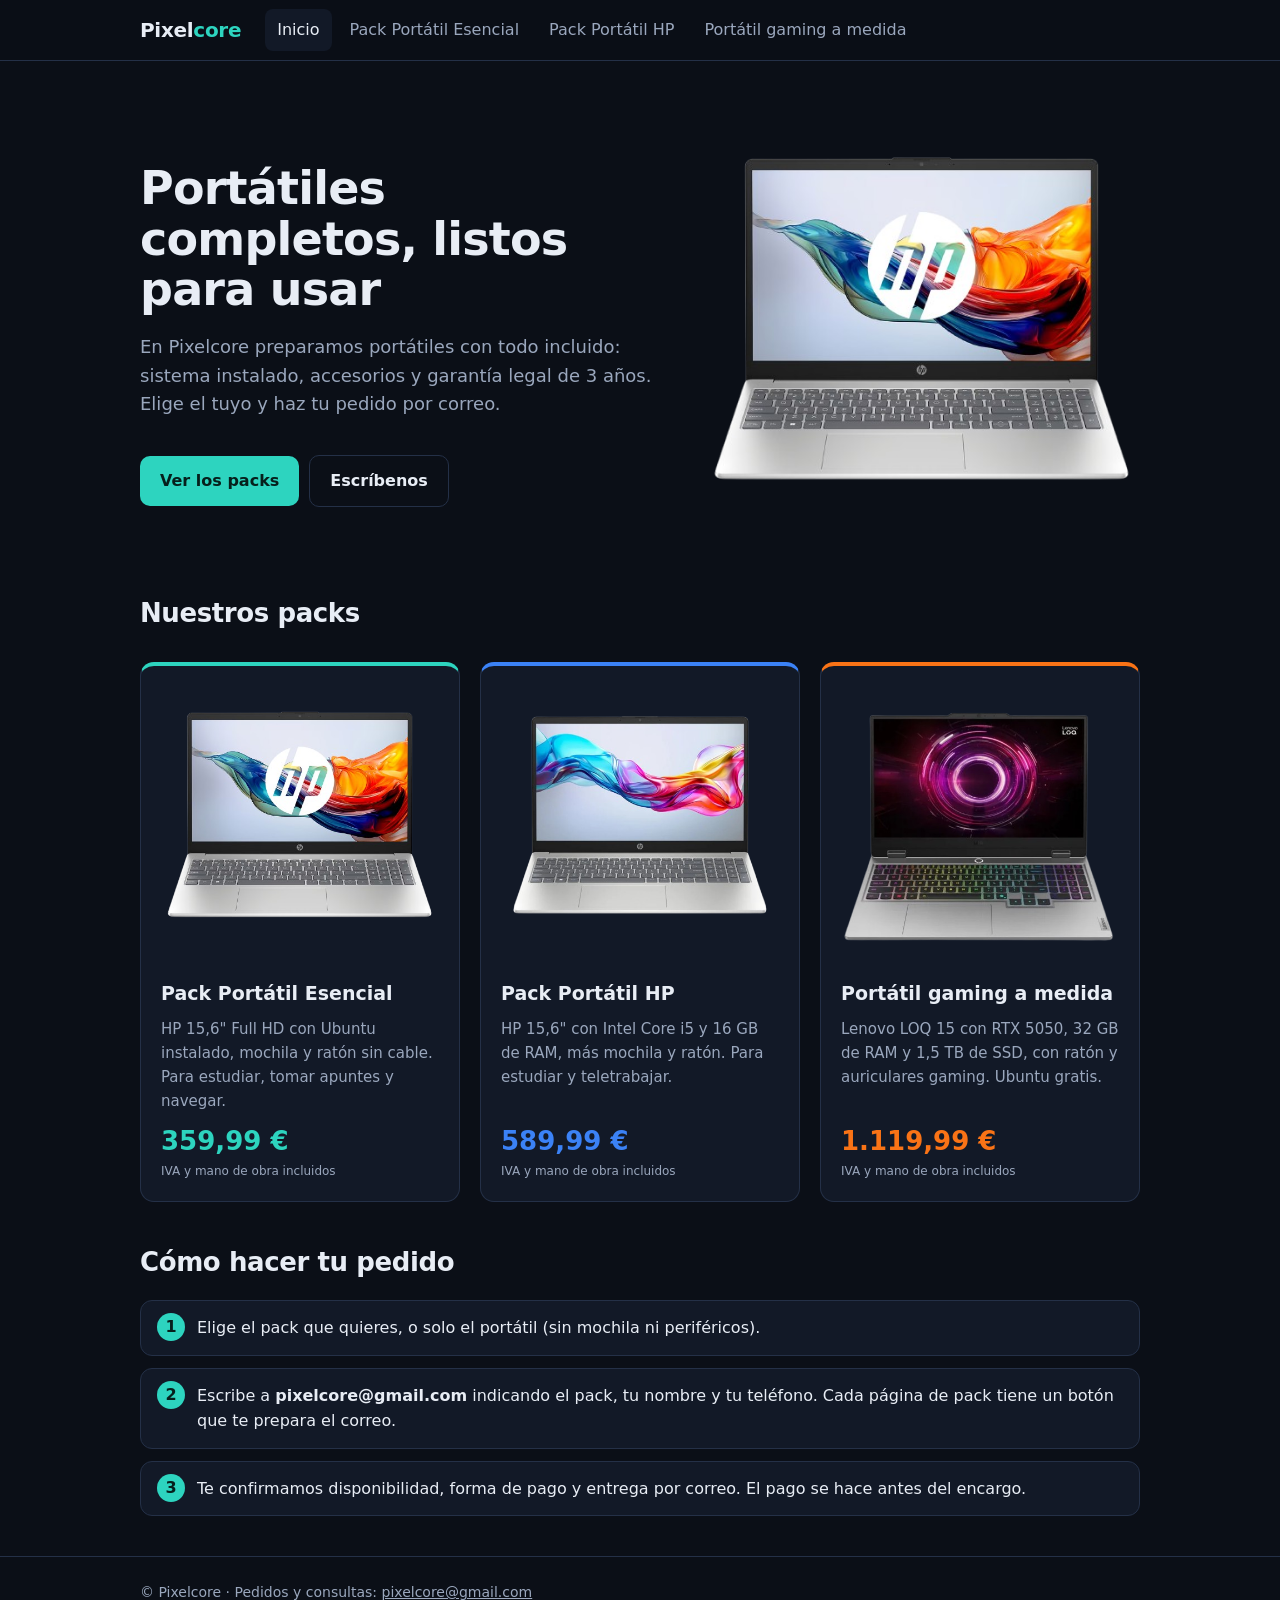
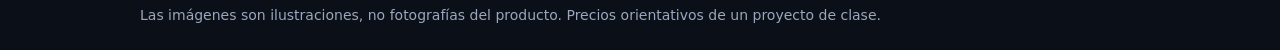
<file: index.html>
<!doctype html><html lang="es"><head><meta charset="utf-8"><meta name="viewport" content="width=device-width,initial-scale=1"><title>Inicio | Pixelcore</title><meta name="description" content="Pixelcore: portátiles y packs completos, listos para usar."><link rel="stylesheet" href="style.css"></head><body><header><div class="wrap"><a class="logo" href="index.html">Pixel<span>core</span></a><nav aria-label="Principal"><a href="index.html" aria-current="page">Inicio</a><a href="portatil-esencial.html">Pack Portátil Esencial</a><a href="portatil-hp.html">Pack Portátil HP</a><a href="portatil-a-medida.html">Portátil gaming a medida</a></nav></div></header><main class="wrap">
<section class="hero"><div><h1>Portátiles completos, listos para usar</h1><p class="lead">En Pixelcore preparamos portátiles con todo incluido: sistema instalado, accesorios y garantía legal de 3 años. Elige el tuyo y haz tu pedido por correo.</p><a class="btn" href="#packs">Ver los packs</a><a class="btn alt" href="mailto:pixelcore@gmail.com">Escríbenos</a></div><img src="Foto1-removebg-preview.png" alt="Ilustración de un portátil abierto"></section>
<section id="packs"><h2>Nuestros packs</h2><div class="packs"><a class="pack" style="--c:#2dd4bf" href="portatil-esencial.html"><img src="Foto1-removebg-preview.png" alt="Ilustración de Pack Portátil Esencial" loading="lazy"><h3>Pack Portátil Esencial</h3><p>HP 15,6" Full HD con Ubuntu instalado, mochila y ratón sin cable. Para estudiar, tomar apuntes y navegar.</p><div class="price">359,99 €<small>IVA y mano de obra incluidos</small></div></a><a class="pack" style="--c:#3b82f6" href="portatil-hp.html"><img src="Foto2-removebg-preview.png" alt="Ilustración de Pack Portátil HP" loading="lazy"><h3>Pack Portátil HP</h3><p>HP 15,6" con Intel Core i5 y 16 GB de RAM, más mochila y ratón. Para estudiar y teletrabajar.</p><div class="price">589,99 €<small>IVA y mano de obra incluidos</small></div></a><a class="pack" style="--c:#f97316" href="portatil-a-medida.html"><img src="Foto3-removebg-preview.png" alt="Ilustración de Portátil gaming a medida" loading="lazy"><h3>Portátil gaming a medida</h3><p>Lenovo LOQ 15 con RTX 5050, 32 GB de RAM y 1,5 TB de SSD, con ratón y auriculares gaming. Ubuntu gratis.</p><div class="price">1.119,99 €<small>IVA y mano de obra incluidos</small></div></a></div></section>
<section><h2>Cómo hacer tu pedido</h2><ol class="steps"><li>Elige el pack que quieres, o solo el portátil (sin mochila ni periféricos).</li><li>Escribe a <b>pixelcore@gmail.com</b> indicando el pack, tu nombre y tu teléfono. Cada página de pack tiene un botón que te prepara el correo.</li><li>Te confirmamos disponibilidad, forma de pago y entrega por correo. El pago se hace antes del encargo.</li></ol></section>
</main><footer><div class="wrap">© Pixelcore · Pedidos y consultas: <a href="mailto:pixelcore@gmail.com">pixelcore@gmail.com</a><br>Las imágenes son ilustraciones, no fotografías del producto. Precios orientativos de un proyecto de clase.</div></footer></body></html>
</file>
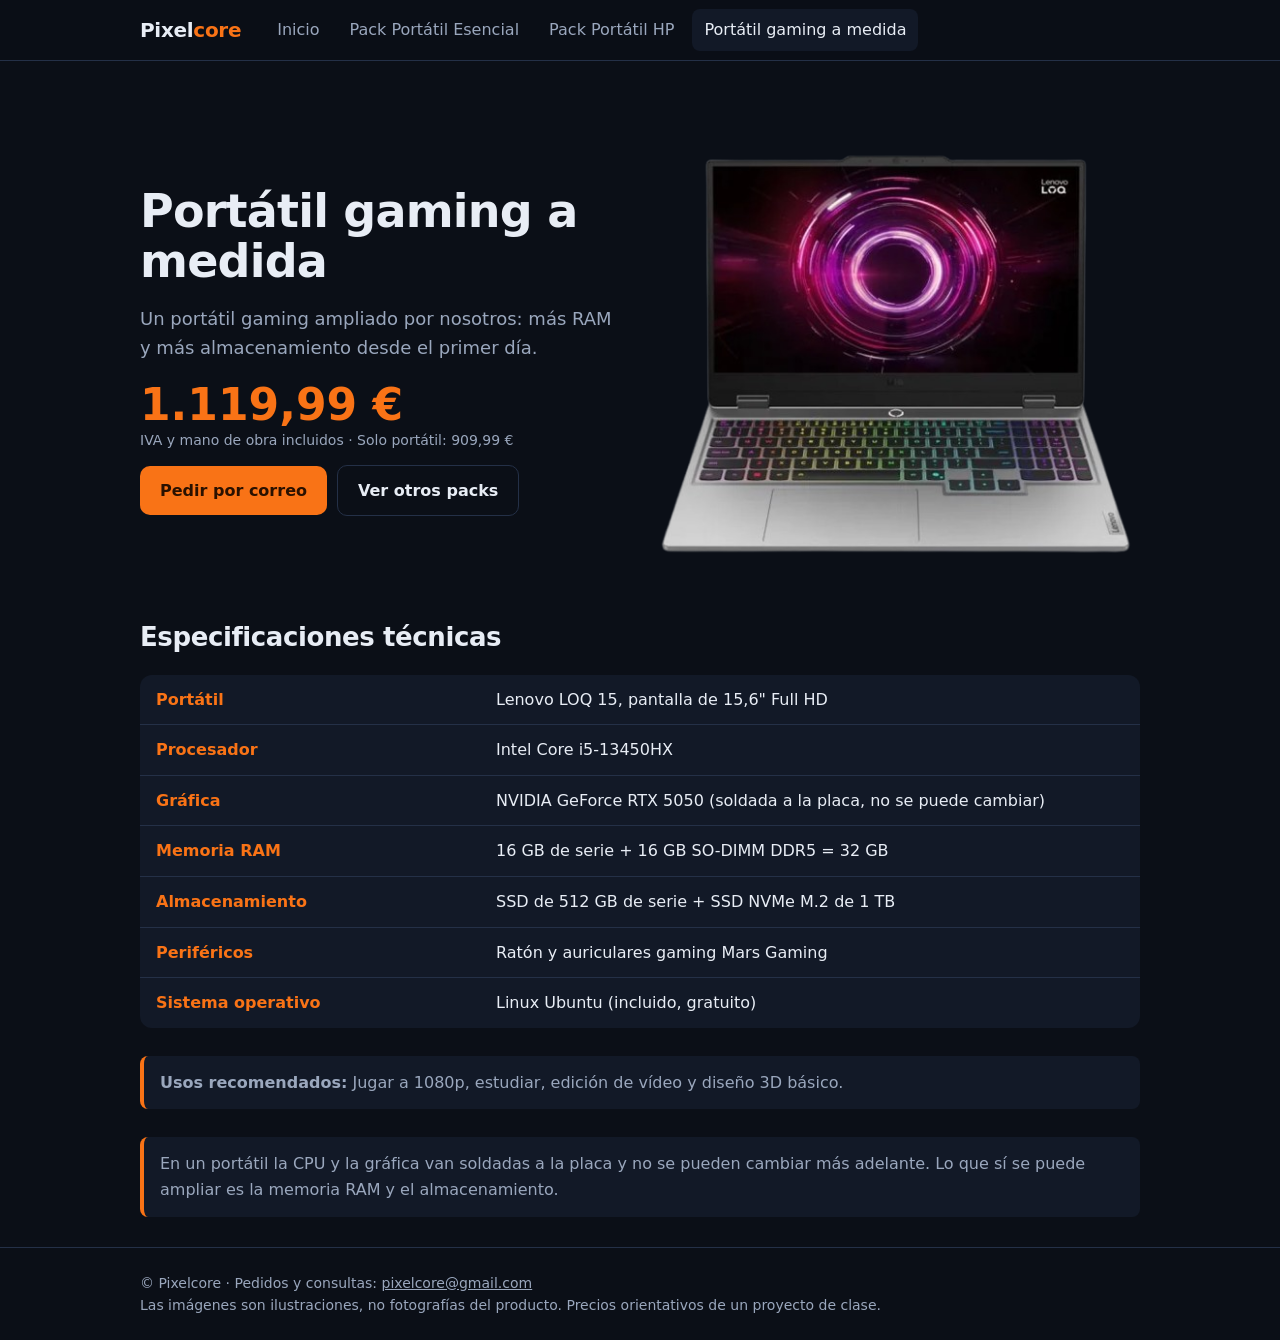
<file: portatil-a-medida.html>
<!doctype html><html lang="es"><head><meta charset="utf-8"><meta name="viewport" content="width=device-width,initial-scale=1"><title>Portátil gaming a medida | Pixelcore</title><meta name="description" content="Lenovo LOQ 15 con RTX 5050, 32 GB de RAM y 1,5 TB de SSD, con ratón y auriculares gaming. Ubuntu gratis."><link rel="stylesheet" href="style.css"><style>:root{--ac:#f97316;--on:#2a1100}</style></head><body><header><div class="wrap"><a class="logo" href="index.html">Pixel<span>core</span></a><nav aria-label="Principal"><a href="index.html">Inicio</a><a href="portatil-esencial.html">Pack Portátil Esencial</a><a href="portatil-hp.html">Pack Portátil HP</a><a href="portatil-a-medida.html" aria-current="page">Portátil gaming a medida</a></nav></div></header><main class="wrap">
<section class="pack-hero"><div><h1>Portátil gaming a medida</h1><p class="lead">Un portátil gaming ampliado por nosotros: más RAM y más almacenamiento desde el primer día.</p><div class="big" style="margin-top:20px">1.119,99 €<small>IVA y mano de obra incluidos · Solo portátil: 909,99 €</small></div><a class="btn" href="mailto:pixelcore@gmail.com?subject=Pedido%3A%20Port%C3%A1til%20gaming%20a%20medida&body=Hola%2C%20quiero%20hacer%20un%20pedido%20de%3A%20Port%C3%A1til%20gaming%20a%20medida%0A%0ANombre%3A%0ATel%C3%A9fono%3A%0A">Pedir por correo</a><a class="btn alt" href="index.html#packs">Ver otros packs</a></div><img src="Foto3-removebg-preview.png" alt="Ilustración de Portátil gaming a medida"></section>
<section><h2>Especificaciones técnicas</h2><table><tr><th>Portátil</th><td>Lenovo LOQ 15, pantalla de 15,6" Full HD</td></tr><tr><th>Procesador</th><td>Intel Core i5-13450HX</td></tr><tr><th>Gráfica</th><td>NVIDIA GeForce RTX 5050 (soldada a la placa, no se puede cambiar)</td></tr><tr><th>Memoria RAM</th><td>16 GB de serie + 16 GB SO-DIMM DDR5 = 32 GB</td></tr><tr><th>Almacenamiento</th><td>SSD de 512 GB de serie + SSD NVMe M.2 de 1 TB</td></tr><tr><th>Periféricos</th><td>Ratón y auriculares gaming Mars Gaming</td></tr><tr><th>Sistema operativo</th><td>Linux Ubuntu (incluido, gratuito)</td></tr></table><p class="note"><b>Usos recomendados:</b> Jugar a 1080p, estudiar, edición de vídeo y diseño 3D básico.</p><p class="note">En un portátil la CPU y la gráfica van soldadas a la placa y no se pueden cambiar más adelante. Lo que sí se puede ampliar es la memoria RAM y el almacenamiento.</p></section>
</main><footer><div class="wrap">© Pixelcore · Pedidos y consultas: <a href="mailto:pixelcore@gmail.com">pixelcore@gmail.com</a><br>Las imágenes son ilustraciones, no fotografías del producto. Precios orientativos de un proyecto de clase.</div></footer></body></html>
</file>
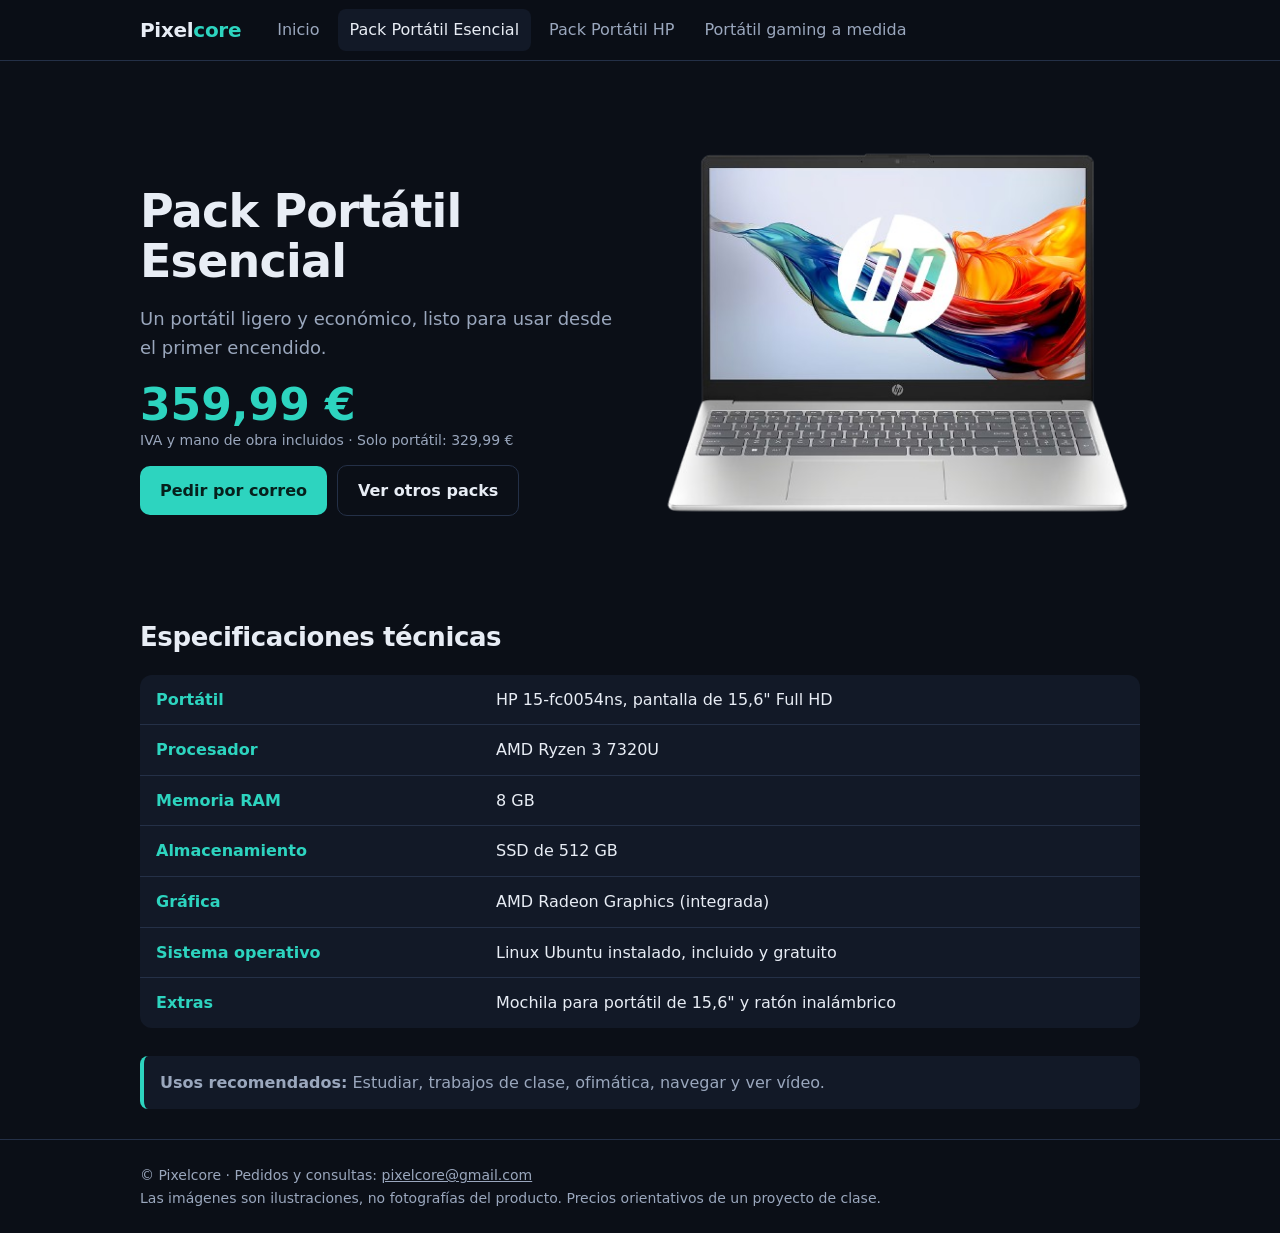
<file: portatil-esencial.html>
<!doctype html><html lang="es"><head><meta charset="utf-8"><meta name="viewport" content="width=device-width,initial-scale=1"><title>Pack Portátil Esencial | Pixelcore</title><meta name="description" content="HP 15,6" Full HD con Ubuntu instalado, mochila y ratón sin cable. Para estudiar, tomar apuntes y navegar."><link rel="stylesheet" href="style.css"><style>:root{--ac:#2dd4bf;--on:#06201c}</style></head><body><header><div class="wrap"><a class="logo" href="index.html">Pixel<span>core</span></a><nav aria-label="Principal"><a href="index.html">Inicio</a><a href="portatil-esencial.html" aria-current="page">Pack Portátil Esencial</a><a href="portatil-hp.html">Pack Portátil HP</a><a href="portatil-a-medida.html">Portátil gaming a medida</a></nav></div></header><main class="wrap">
<section class="pack-hero"><div><h1>Pack Portátil Esencial</h1><p class="lead">Un portátil ligero y económico, listo para usar desde el primer encendido.</p><div class="big" style="margin-top:20px">359,99 €<small>IVA y mano de obra incluidos · Solo portátil: 329,99 €</small></div><a class="btn" href="mailto:pixelcore@gmail.com?subject=Pedido%3A%20Pack%20Port%C3%A1til%20Esencial&body=Hola%2C%20quiero%20hacer%20un%20pedido%20de%3A%20Pack%20Port%C3%A1til%20Esencial%0A%0ANombre%3A%0ATel%C3%A9fono%3A%0A">Pedir por correo</a><a class="btn alt" href="index.html#packs">Ver otros packs</a></div><img src="Foto1-removebg-preview.png" alt="Ilustración de Pack Portátil Esencial"></section>
<section><h2>Especificaciones técnicas</h2><table><tr><th>Portátil</th><td>HP 15-fc0054ns, pantalla de 15,6" Full HD</td></tr><tr><th>Procesador</th><td>AMD Ryzen 3 7320U</td></tr><tr><th>Memoria RAM</th><td>8 GB</td></tr><tr><th>Almacenamiento</th><td>SSD de 512 GB</td></tr><tr><th>Gráfica</th><td>AMD Radeon Graphics (integrada)</td></tr><tr><th>Sistema operativo</th><td>Linux Ubuntu instalado, incluido y gratuito</td></tr><tr><th>Extras</th><td>Mochila para portátil de 15,6" y ratón inalámbrico</td></tr></table><p class="note"><b>Usos recomendados:</b> Estudiar, trabajos de clase, ofimática, navegar y ver vídeo.</p></section>
</main><footer><div class="wrap">© Pixelcore · Pedidos y consultas: <a href="mailto:pixelcore@gmail.com">pixelcore@gmail.com</a><br>Las imágenes son ilustraciones, no fotografías del producto. Precios orientativos de un proyecto de clase.</div></footer></body></html>
</file>
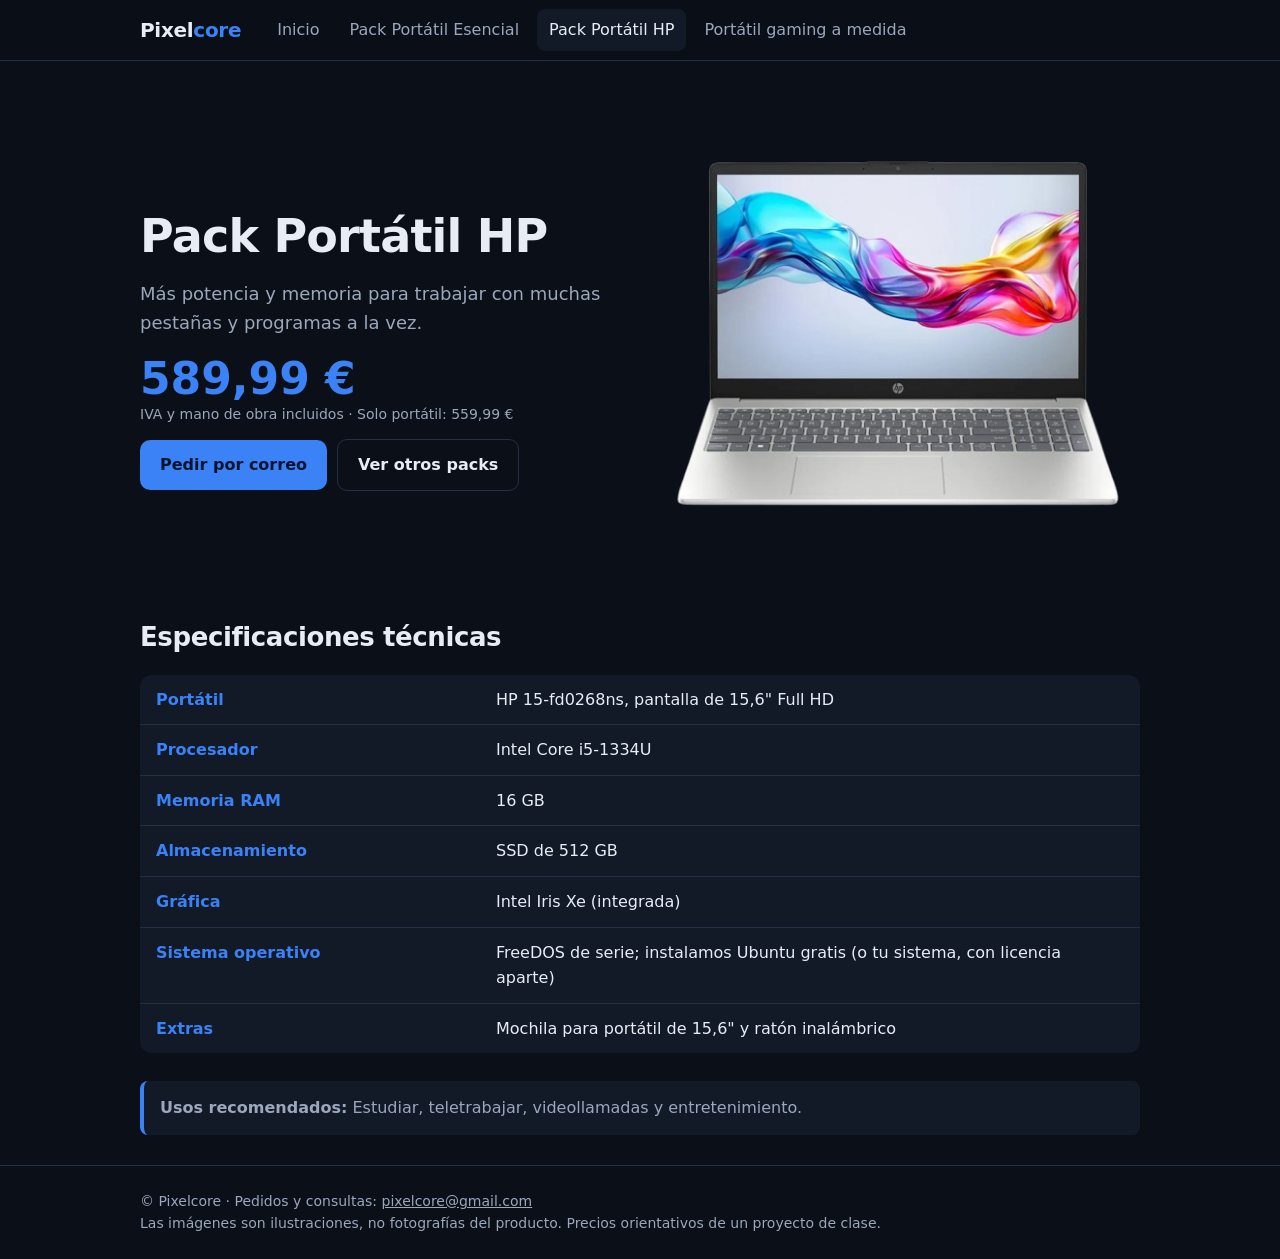
<file: portatil-hp.html>
<!doctype html><html lang="es"><head><meta charset="utf-8"><meta name="viewport" content="width=device-width,initial-scale=1"><title>Pack Portátil HP | Pixelcore</title><meta name="description" content="HP 15,6" con Intel Core i5 y 16 GB de RAM, más mochila y ratón. Para estudiar y teletrabajar."><link rel="stylesheet" href="style.css"><style>:root{--ac:#3b82f6;--on:#07142e}</style></head><body><header><div class="wrap"><a class="logo" href="index.html">Pixel<span>core</span></a><nav aria-label="Principal"><a href="index.html">Inicio</a><a href="portatil-esencial.html">Pack Portátil Esencial</a><a href="portatil-hp.html" aria-current="page">Pack Portátil HP</a><a href="portatil-a-medida.html">Portátil gaming a medida</a></nav></div></header><main class="wrap">
<section class="pack-hero"><div><h1>Pack Portátil HP</h1><p class="lead">Más potencia y memoria para trabajar con muchas pestañas y programas a la vez.</p><div class="big" style="margin-top:20px">589,99 €<small>IVA y mano de obra incluidos · Solo portátil: 559,99 €</small></div><a class="btn" href="mailto:pixelcore@gmail.com?subject=Pedido%3A%20Pack%20Port%C3%A1til%20HP&body=Hola%2C%20quiero%20hacer%20un%20pedido%20de%3A%20Pack%20Port%C3%A1til%20HP%0A%0ANombre%3A%0ATel%C3%A9fono%3A%0A">Pedir por correo</a><a class="btn alt" href="index.html#packs">Ver otros packs</a></div><img src="Foto2-removebg-preview.png" alt="Ilustración de Pack Portátil HP"></section>
<section><h2>Especificaciones técnicas</h2><table><tr><th>Portátil</th><td>HP 15-fd0268ns, pantalla de 15,6" Full HD</td></tr><tr><th>Procesador</th><td>Intel Core i5-1334U</td></tr><tr><th>Memoria RAM</th><td>16 GB</td></tr><tr><th>Almacenamiento</th><td>SSD de 512 GB</td></tr><tr><th>Gráfica</th><td>Intel Iris Xe (integrada)</td></tr><tr><th>Sistema operativo</th><td>FreeDOS de serie; instalamos Ubuntu gratis (o tu sistema, con licencia aparte)</td></tr><tr><th>Extras</th><td>Mochila para portátil de 15,6" y ratón inalámbrico</td></tr></table><p class="note"><b>Usos recomendados:</b> Estudiar, teletrabajar, videollamadas y entretenimiento.</p></section>
</main><footer><div class="wrap">© Pixelcore · Pedidos y consultas: <a href="mailto:pixelcore@gmail.com">pixelcore@gmail.com</a><br>Las imágenes son ilustraciones, no fotografías del producto. Precios orientativos de un proyecto de clase.</div></footer></body></html>
</file>
<file: style.css>
:root{--bg:#0b0f17;--panel:#121927;--line:#243047;--tx:#e8edf5;--mut:#9aa7bd;--ac:#2dd4bf;--on:#06201c}
*{box-sizing:border-box}
html{scroll-behavior:smooth}
body{margin:0;background:var(--bg);color:var(--tx);font:16px/1.6 system-ui,-apple-system,"Segoe UI",Roboto,Arial,sans-serif}
a{color:inherit}
.wrap{max-width:1040px;margin:0 auto;padding:0 20px}
header{border-bottom:1px solid var(--line);position:sticky;top:0;background:rgba(11,15,23,.92);backdrop-filter:blur(8px);z-index:5}
header .wrap{display:flex;align-items:center;gap:24px;flex-wrap:wrap;min-height:60px}
.logo{font-weight:800;font-size:20px;text-decoration:none;letter-spacing:-.3px}
.logo span{color:var(--ac)}
nav{display:flex;gap:6px;flex-wrap:wrap}
nav a{text-decoration:none;color:var(--mut);padding:8px 12px;border-radius:8px}
nav a:hover,nav a[aria-current]{color:var(--tx);background:var(--panel)}
a:focus-visible,button:focus-visible{outline:3px solid var(--ac);outline-offset:2px}
.hero{padding:56px 0 40px;display:grid;grid-template-columns:1.1fr .9fr;gap:32px;align-items:center}
h1{font-size:clamp(30px,5vw,46px);line-height:1.1;margin:0 0 14px;letter-spacing:-.8px}
h2{font-size:26px;margin:0 0 16px;letter-spacing:-.4px}
.lead{color:var(--mut);font-size:18px;max-width:52ch}
.btn{display:inline-block;background:var(--ac);color:var(--on);font-weight:700;padding:12px 20px;border-radius:10px;text-decoration:none;margin:18px 10px 0 0}
.btn.alt{background:transparent;color:var(--tx);border:1px solid var(--line)}
.hero img,.pack-hero img{width:100%;height:auto}
.packs{display:grid;grid-template-columns:repeat(3,1fr);gap:20px;padding:12px 0 40px}
.pack{background:var(--panel);border:1px solid var(--line);border-top:4px solid var(--c);border-radius:14px;padding:20px;text-decoration:none;display:flex;flex-direction:column;gap:8px}
.pack:hover{border-color:var(--c)}
.pack img{width:100%;height:auto}
.pack h3{margin:6px 0 0;font-size:19px}
.pack p{margin:0;color:var(--mut);font-size:15px}
.price{font-size:26px;font-weight:800;color:var(--c);margin-top:auto}
.price small{display:block;font-size:12px;font-weight:500;color:var(--mut)}
.steps{counter-reset:s;padding:0;list-style:none;display:grid;gap:12px;margin:0 0 40px}
.steps li{counter-increment:s;background:var(--panel);border:1px solid var(--line);border-radius:12px;padding:14px 16px 14px 56px;position:relative}
.steps li:before{content:counter(s);position:absolute;left:16px;top:12px;width:28px;height:28px;border-radius:50%;background:var(--ac);color:var(--on);font-weight:800;display:grid;place-items:center}
.pack-hero{display:grid;grid-template-columns:1fr 1fr;gap:32px;align-items:center;padding:48px 0 24px}
.big{font-size:44px;font-weight:800;color:var(--ac);line-height:1}
.big small{display:block;font-size:14px;font-weight:500;color:var(--mut);margin-top:6px}
table{width:100%;border-collapse:collapse;margin:8px 0 28px;background:var(--panel);border-radius:12px;overflow:hidden}
th,td{text-align:left;padding:12px 16px;border-bottom:1px solid var(--line);vertical-align:top}
th{width:34%;color:var(--ac);font-weight:700}
tr:last-child th,tr:last-child td{border-bottom:0}
.note{background:var(--panel);border-left:4px solid var(--ac);padding:14px 16px;border-radius:8px;color:var(--mut);margin:0 0 28px}
footer{border-top:1px solid var(--line);color:var(--mut);padding:24px 0;margin-top:30px;font-size:14px}
@media(max-width:800px){.hero,.pack-hero{grid-template-columns:1fr}.packs{grid-template-columns:1fr}}
@media(prefers-reduced-motion:reduce){html{scroll-behavior:auto}}
</file>
